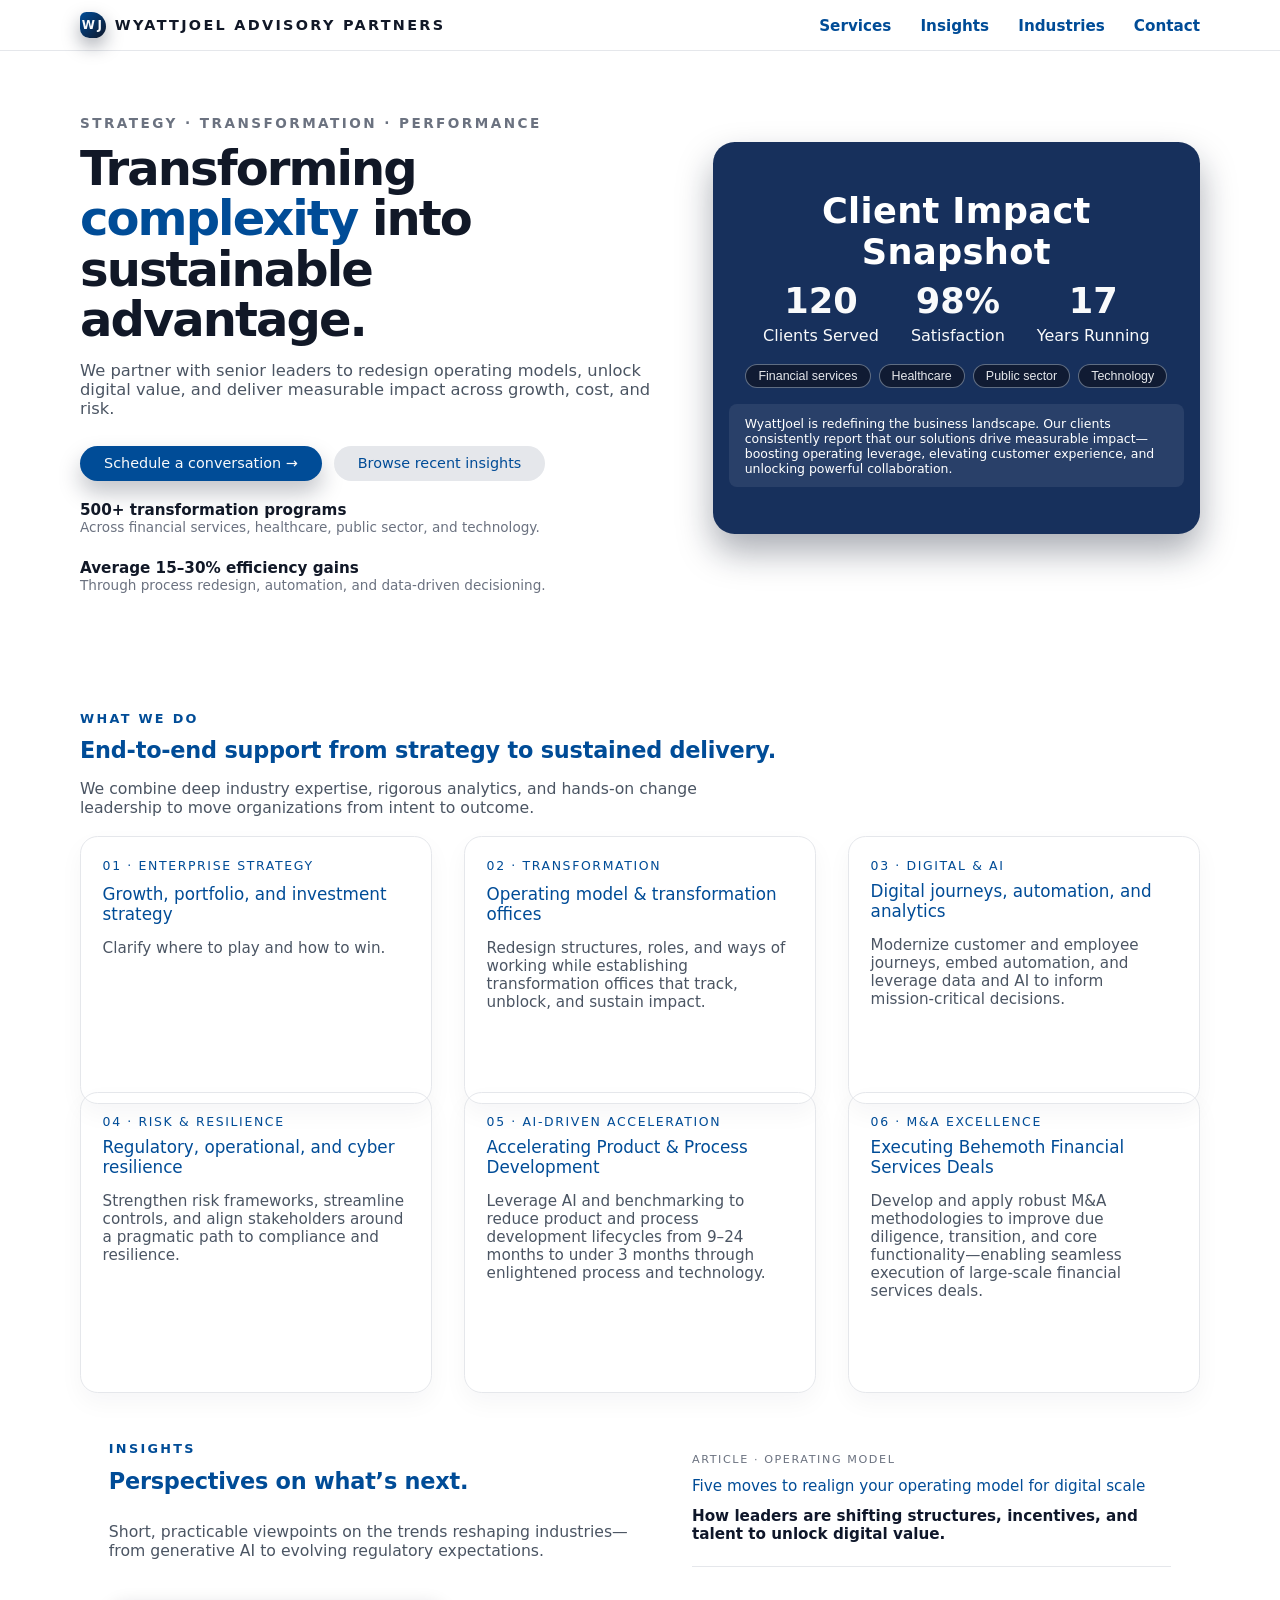
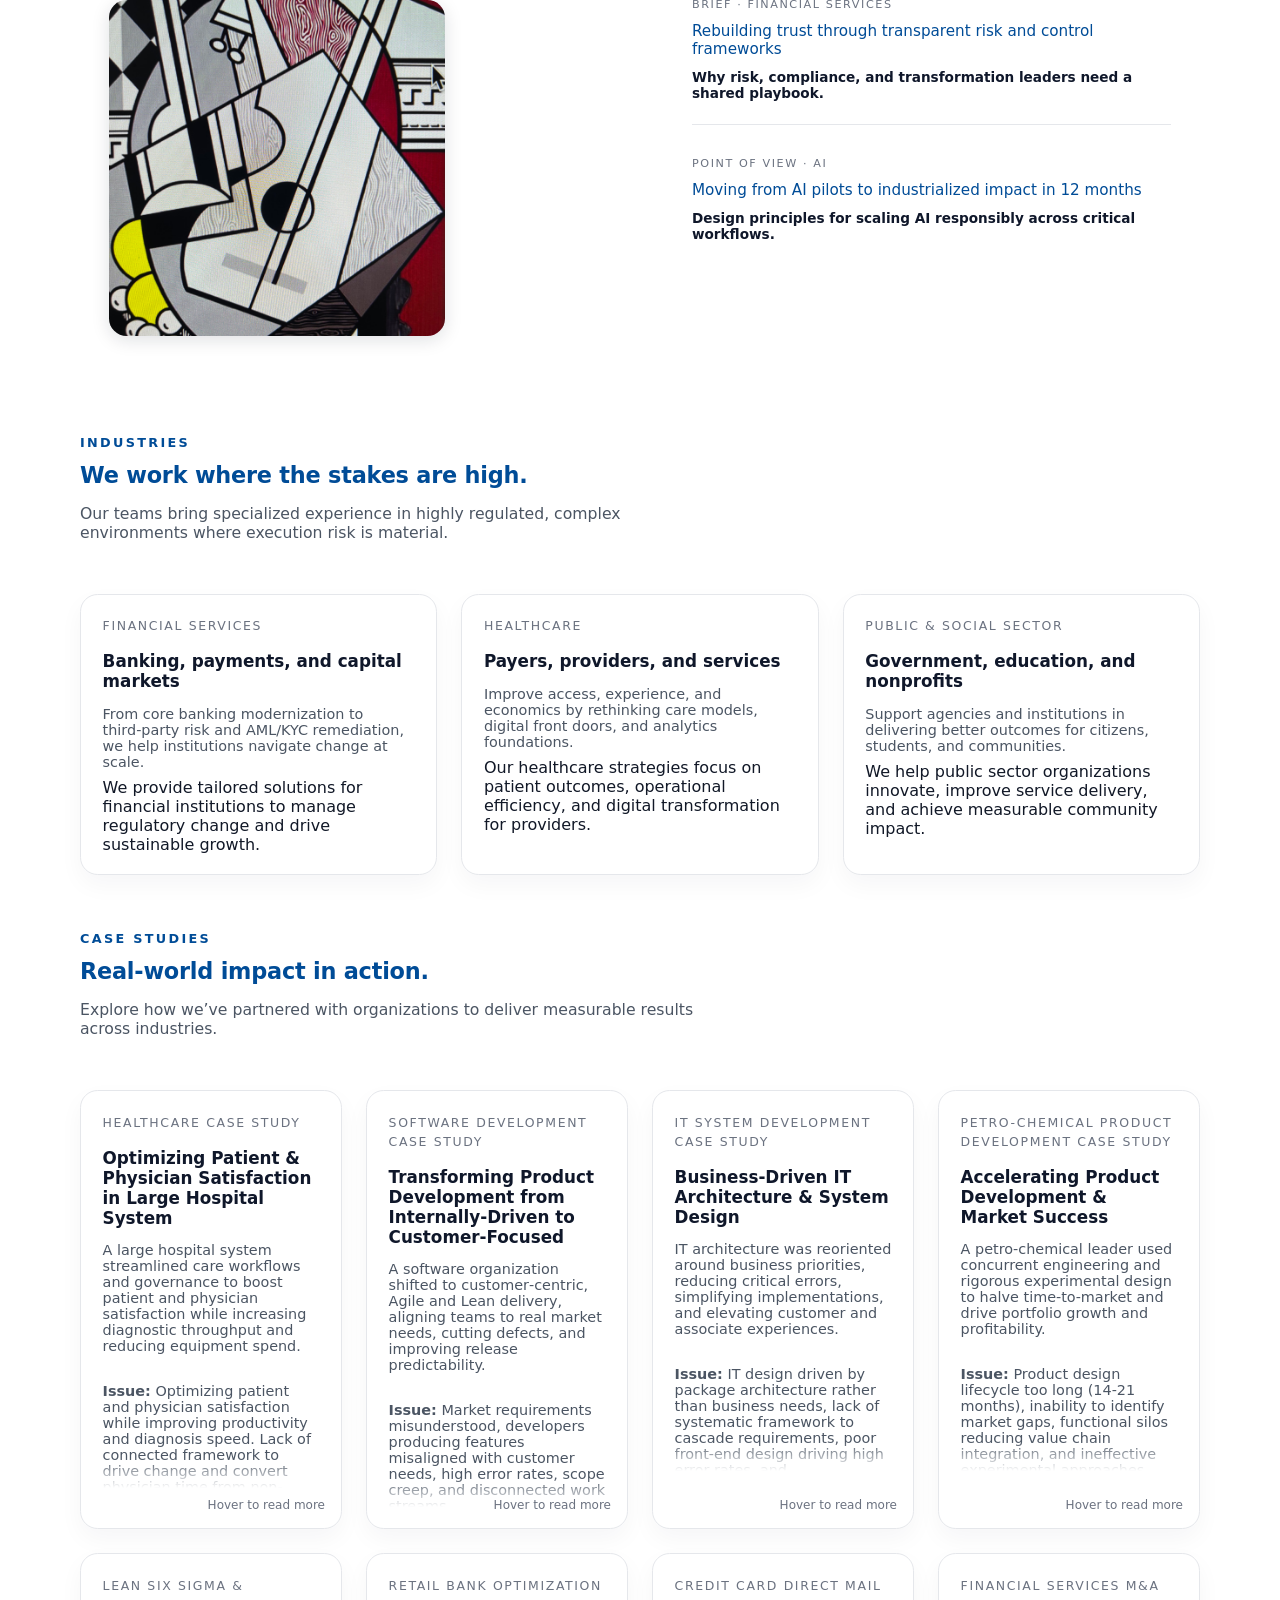
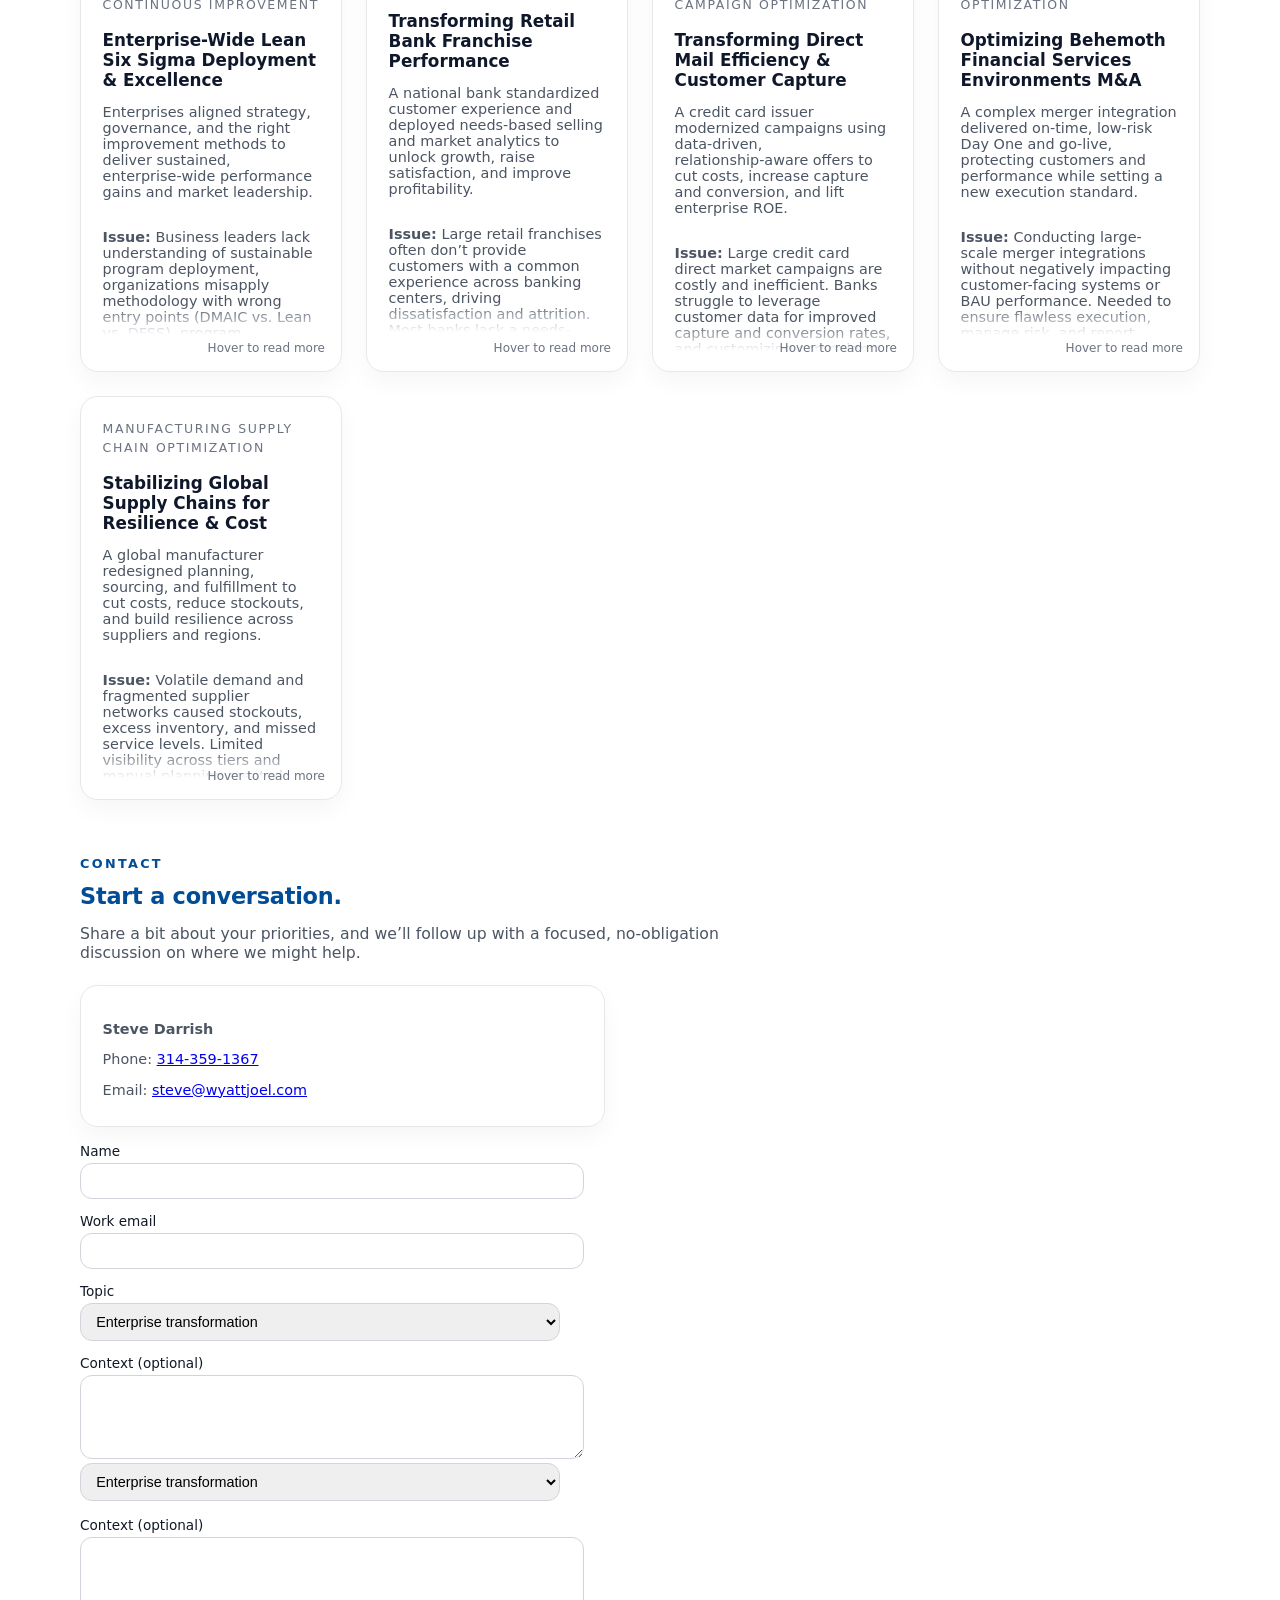
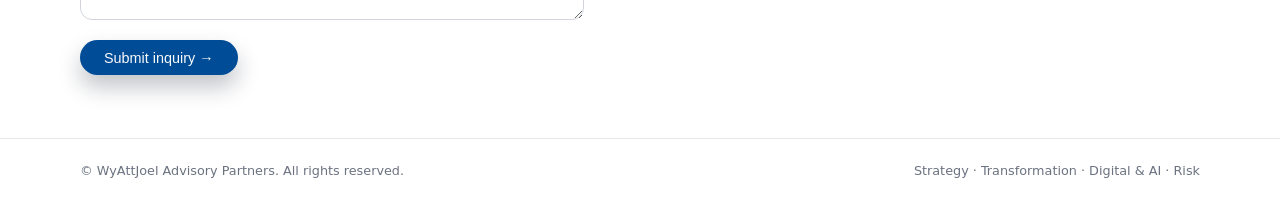
<file: docs/index.html>
<!DOCTYPE html>
<html lang="en">
 <head>
 <meta charset="UTF-8" />
  <title>WyAttJoel Advisory Partners</title>
  <meta name="viewport" content="width=device-width, initial-scale=1" />
  <style>
                                                                                          .pill-menu {
                                                                                            position: absolute;
                                                                                            left: 50%;
                                                                                            transform: translateX(-50%);
                                                                                            top: 110%;
                                                                                            min-width: 180px;
                                                                                            max-width: 220px;
                                                                                            width: auto;
                                                                                            background: #e1effa;
                                                                                            color: #17305c;
                                                                                            font-size: 0.85rem;
                                                                                            padding: 0.7rem 1rem;
                                                                                            border-radius: 0.7rem;
                                                                                            box-shadow: 0 4px 16px rgba(15,23,42,0.10);
                                                                                            z-index: 10;
                                                                                            margin-top: 0.3rem;
                                                                                            white-space: normal;
                                                                                            word-break: break-word;
                                                                                            text-align: left;
                                                                                            display: none;
                                                                                          }
                                                                                      .pill-row > div {
                                                                                        position: relative !important;
                                                                                      }
                                          @media (max-width: 800px) {
                                            .client-impact-card {
                                              padding: 0.7rem 0.4rem !important;
                                              max-width: 98vw !important;
                                              font-size: 0.95rem !important;
                                            }
                                            .client-impact-card h2 {
                                              font-size: 1.3rem !important;
                                              margin-bottom: 0.3rem !important;
                                            }
                                            .impact-stats {
                                              gap: 1rem !important;
                                            }
                                            .impact-number {
                                              font-size: 1.3rem !important;
                                            }
                                            .impact-label {
                                              font-size: 0.85rem !important;
                                            }
                                            .client-impact-card p {
                                              font-size: 0.68rem !important;
                                              padding: 0.5rem 0.7rem !important;
                                            }
                                          }
                                      @media (max-width: 800px) {
                                        .nav-inner {
                                          flex-direction: column !important;
                                          align-items: flex-start !important;
                                        }
                                        .brand {
                                          margin-bottom: 0.5rem !important;
                                        }
                                        nav:not(.mobile-nav) {
                                          display: flex !important;
                                          flex-direction: row !important;
                                          width: 100vw !important;
                                          justify-content: flex-start !important;
                                          align-items: center !important;
                                          margin-bottom: 0.5rem !important;
                                          overflow-x: auto !important;
                                          white-space: nowrap !important;
                                          font-size: 0.85rem !important;
                                          padding: 0 0.2rem !important;
                                        }
                                        nav:not(.mobile-nav) a {
                                          display: inline-block !important;
                                          white-space: nowrap !important;
                                          margin-right: 1.1rem !important;
                                          margin-bottom: 0 !important;
                                          font-size: 0.95em !important;
                                        }
                                        nav:not(.mobile-nav) a:last-child {
                                          margin-right: 0 !important;
                                        }
                                        .mobile-nav-btn, .mobile-nav {
                                          display: none !important;
                                        }
                                      }
                                  @media (max-width: 800px) {
                                    .nav-inner {
                                      flex-direction: column !important;
                                      align-items: flex-start !important;
                                    }
                                    .brand {
                                      margin-bottom: 0.5rem !important;
                                    }
                                    .mobile-nav-btn {
                                      display: flex !important;
                                      margin-top: 0.2rem !important;
                                      margin-bottom: 0.7rem !important;
                                      align-self: flex-start !important;
                                      position: relative !important;
                                      z-index: 1101 !important;
                                    }
                                    .nav-inner > nav:not(.mobile-nav) {
                                      display: none !important;
                                    }
                                    .mobile-nav {
                                      display: none !important;
                                      flex-direction: column !important;
                                      width: 100vw !important;
                                      position: absolute !important;
                                      top: 100% !important;
                                      left: 0 !important;
                                      background: #fff !important;
                                      z-index: 1100 !important;
                                      box-shadow: 0 4px 16px rgba(15,23,42,0.10) !important;
                                      padding: 1.2rem 1.5rem 1.5rem 1.5rem !important;
                                    }
                                    .mobile-nav.open {
                                      display: flex !important;
                                    }
                                    .mobile-nav a {
                                      white-space: nowrap !important;
                                      display: block !important;
                                      margin-bottom: 1rem !important;
                                      font-size: 1.1rem !important;
                                    }
                                    .mobile-nav a:last-child {
                                      margin-bottom: 0 !important;
                                    }
                                    .mobile-nav-close {
                                      align-self: flex-end !important;
                                      margin-bottom: 1rem !important;
                                      font-size: 2rem !important;
                                      background: none !important;
                                      border: none !important;
                                      color: #004c97 !important;
                                      cursor: pointer !important;
                                    }
                                  }
                              @media (max-width: 800px) {
                                .nav-inner {
                                  flex-direction: column !important;
                                  align-items: flex-start !important;
                                }
                                .brand {
                                  margin-bottom: 0.5rem;
                                }
                                .mobile-nav-btn {
                                  display: flex !important;
                                  margin-top: 0.2rem;
                                  margin-bottom: 0.7rem;
                                  align-self: flex-start;
                                }
                                nav:not(.mobile-nav) {
                                  display: none !important;
                                }
                                .mobile-nav {
                                  display: flex !important;
                                  flex-direction: column;
                                  width: 100vw;
                                  position: absolute;
                                  top: 100%;
                                  left: 0;
                                  background: #fff;
                                  z-index: 1000;
                                  box-shadow: 0 4px 16px rgba(15,23,42,0.10);
                                  padding: 1.2rem 1.5rem 1.5rem 1.5rem;
                                }
                                .mobile-nav a {
                                  white-space: nowrap;
                                  display: block;
                                  margin-bottom: 1rem;
                                  font-size: 1.1rem;
                                }
                                .mobile-nav a:last-child {
                                  margin-bottom: 0;
                                }
                                .mobile-nav-close {
                                  align-self: flex-end;
                                  margin-bottom: 1rem;
                                  font-size: 2rem;
                                  background: none;
                                  border: none;
                                  color: #004c97;
                                  cursor: pointer;
                                }
                              }
                          @media (max-width: 800px) {
                            .nav-inner {
                              flex-direction: column !important;
                              align-items: flex-start !important;
                            }
                            .brand {
                              margin-bottom: 0.5rem;
                            }
                            .mobile-nav-btn {
                              display: flex !important;
                              margin-top: 0.2rem;
                              margin-bottom: 0.7rem;
                              align-self: flex-start;
                            }
                            nav:not(.mobile-nav) {
                              width: 100%;
                              margin-bottom: 0.5rem;
                            }
                            nav:not(.mobile-nav) a {
                              white-space: nowrap;
                              display: inline-block;
                              margin-right: 1.2rem;
                              margin-bottom: 0;
                            }
                            nav:not(.mobile-nav) a:last-child {
                              margin-right: 0;
                            }
                          }
                      /* Hamburger and mobile nav styles */
                      @media (max-width: 800px) {
                        .mobile-nav-btn {
                          display: flex;
                        }
                        .mobile-nav {
                          display: none;
                        }
                        .mobile-nav.open {
                          display: flex;
                        }
                      }
                      @media (min-width: 801px) {
                        .mobile-nav-btn,
                        .mobile-nav {
                          display: none !important;
                        }
                      }
                      .mobile-nav-btn {
                        display: none;
                        background: none;
                        border: none;
                        position: absolute;
                        right: 1.5rem;
                        top: 1.2rem;
                        z-index: 20;
                        flex-direction: column;
                        justify-content: center;
                        align-items: center;
                        width: 38px;
                        height: 38px;
                        cursor: pointer;
                      }
                      .mobile-nav-btn span {
                        display: block;
                        width: 26px;
                        height: 3px;
                        margin: 4px 0;
                        background: #004c97;
                        border-radius: 2px;
                        transition: 0.2s;
                      }
                      .mobile-nav {
                        display: none;
                        position: fixed;
                        top: 0;
                        right: 0;
                        width: 80vw;
                        max-width: 320px;
                        height: 100vh;
                        background: #fff;
                        box-shadow: -2px 0 18px rgba(15,23,42,0.13);
                        z-index: 100;
                        padding: 2.5rem 1.5rem 1.5rem 2rem;
                        flex-direction: column;
                        gap: 1.5rem;
                        animation: slideInNav 0.22s cubic-bezier(.4,0,.2,1);
                      }
                      .mobile-nav a {
                        color: #004c97;
                        font-size: 1.15rem;
                        font-weight: 600;
                        text-decoration: none;
                        margin-bottom: 1.2rem;
                        display: block;
                      }
                      .mobile-nav-close {
                        position: absolute;
                        top: 1.1rem;
                        right: 1.2rem;
                        background: none;
                        border: none;
                        font-size: 2rem;
                        color: #004c97;
                        cursor: pointer;
                      }
                      @keyframes slideInNav {
                        from { right: -100vw; opacity: 0; }
                        to { right: 0; opacity: 1; }
                      }
                  /* Desktop: Set Pers.jpg to 3.5in x 3.5in in INSIGHTS */
                  @media (min-width: 601px) {
                    .insights-pers-img {
                      width: 3.5in !important;
                      height: 3.5in !important;
                      max-width: 100%;
                      max-height: 100%;
                      border-radius: 1.1rem;
                      object-fit: cover;
                      box-shadow: 0 4px 18px rgba(15,23,42,0.13);
                      display: block;
                      margin-top: 1.1rem;
                      margin-bottom: 0.7rem;
                    }
                  }
              /* Mobile improvements for Client Impact Snapshot */
              @media (max-width: 600px) {
                .client-impact-card {
                  max-width: 380px !important;
                  min-width: 260px !important;
                  width: 90vw !important;
                  margin-left: auto !important;
                  margin-right: auto !important;
                  padding: 0.8rem 0.5rem !important;
                  box-sizing: border-box !important;
                  border-radius: 1.35rem !important;
                }
                .client-impact-card h2 {
                  font-size: 1.3rem !important;
                  padding: 0 0.2rem !important;
                }
                .impact-stats {
                  flex-direction: row !important;
                  gap: 1rem !important;
                  justify-content: center !important;
                  align-items: flex-start !important;
                }
                .pill-row {
                  flex-wrap: nowrap !important;
                  gap: 0.18rem !important;
                  justify-content: center !important;
                  overflow-x: auto !important;
                }
                .pill {
                  min-width: 60px !important;
                  max-width: 90px !important;
                  font-size: 0.62rem !important;
                  padding: 0.11rem 0.32rem !important;
                }
                .client-impact-card p,
                .client-impact-card .impact-label,
                .client-impact-card .impact-number {
                  font-size: 0.95rem !important;
                }
                .client-impact-card p:last-child {
                  font-size: 0.68rem !important;
                  line-height: 1.2 !important;
                  margin-top: 0.5rem !important;
                }
              }
          /* WHAT WE DO hover popup: match INSIGHTS style exactly */
          .whatwedo-hover-popup {
            display: none;
            position: absolute;
            left: 0;
            top: 100%;
            width: 100%;
            background: transparent;
            color: #17305c;
            font-size: 0.85rem;
            font-family: 'Inter', 'Segoe UI', Arial, sans-serif;
            font-weight: 400;
            padding: 0.7rem 1rem;
            border-radius: 0.7rem;
            box-shadow: 0 4px 16px rgba(15,23,42,0.10);
            z-index: 2;
            margin-top: 0.3rem;
            white-space: normal;
            word-break: break-word;
            text-align: left;
            text-transform: none !important;
            /* Remove all-caps, force sentence case */
            letter-spacing: normal !important;
          }
          .hover-col:hover .whatwedo-hover-popup,
          .hover-col:focus-within .whatwedo-hover-popup {
            display: block;
          }
      </footer>
          margin-top: 0.2rem;
        }
        .impact-actions {
          display: flex;
          gap: 1rem;
          margin-bottom: 1.1rem;
        }
        .impact-btn {
          background: #17305c;
          color: #f9fafb;
          border: none;
          border-radius: 0.7rem;
          padding: 0.6rem 1.2rem;
          font-size: 1rem;
          font-weight: 500;
          cursor: pointer;
          transition: background 0.15s;
          white-space: nowrap;
        }
        .impact-btn:hover, .impact-btn:focus {
          background: #25447a;
        }
        .client-impact-card p {
          font-size: 1rem;
          margin: 0.5rem 0 0 0;
          color: #e0eaff;
        }
    body {
      margin: 0;
      font-family: system-ui, -apple-system, BlinkMacSystemFont, "Segoe UI", sans-serif;
      background: transparent;
      color: #111827;
      -webkit-font-smoothing: antialiased;
    }
    /* Removed animated gradient background */
    header {
      position: sticky;
      top: 0;
      background: rgba(255,255,255,0.96);
      backdrop-filter: blur(12px);
      border-bottom: 1px solid #e5e7eb;
      z-index: 10;
    }
    .nav-inner {
      max-width: 1120px;
      margin: 0 auto;
      padding: 0.75rem 1.5rem;
      display: flex;
      justify-content: space-between;
      align-items: center;
      gap: 1rem;
    }






















    
    .brand {
      display: flex;
      align-items: center;
      gap: 0.55rem;
      font-size: 0.9rem;
      font-weight: 600;
      letter-spacing: .16em;
      text-transform: uppercase;
    }
    .brand-mark {
      width: 26px;
      height: 26px;
      border-radius: 30% 70% 55% 45%;
      background: linear-gradient(135deg, #004c97, #0f172a);
      display: flex;
      justify-content: center;
      align-items: center;
      color: #f9fafb;
      font-size: 0.75rem;
      font-weight: 700;
      box-shadow: 0 8px 18px rgba(15,23,42,0.35);
    }
    nav a {
      margin-left: 1.5rem;
      font-size: 0.95rem;
      color: #6b7280;
      text-decoration: none;
      position: relative;
      padding-bottom: 0.15rem;
    }
    nav a::after {
      content: "";
      position: absolute;
      left: 0; right: 0; bottom: 0;
      height: 2px;
      border-radius: 999px;
      background: #004c97;
      transform: scaleX(0);
      transform-origin: center;
      transition: transform 0.18s ease-out;
    }
    nav a:hover::after {
      transform: scaleX(1);
    }
    .shell {
      max-width: 1120px;
      margin: 0 auto;
      padding: 2.5rem 1.5rem 0.9rem;
    }
    .hero {
      display: grid;
      grid-template-columns: minmax(0, 3fr) minmax(260px, 2.5fr);
      gap: 3rem;
      align-items: center;
      margin-top: 1.5rem;
      margin-bottom: 0.06rem;
    }
    .eyebrow {
      font-size: 0.85rem;
      text-transform: uppercase;
      letter-spacing: .18em;
      color: #6b7280;
      margin-bottom: 0.75rem;
      font-weight: 600;
    }
    h1 {
      font-size: clamp(2.3rem, 4vw, 3rem);
      line-height: 1.05;
      letter-spacing: -0.04em;
      margin: 0 0 1rem;
    }
    h1 span {
      color: #004c97;
    }
    .hero p {
      color: #4b5563;
      font-size: 1.02rem;
      max-width: 36rem;
      margin-bottom: 1.75rem;
    }
    .btn-row {
      display: flex;
      flex-wrap: wrap;
      gap: 0.75rem;
      margin-bottom: 1.25rem;
    }
    .btn {
      border-radius: 999px;
      border: none;
      padding: 0.6rem 1.5rem;
      font-size: 0.9rem;
      font-weight: 500;
      cursor: pointer;
      display: inline-flex;
      align-items: center;
      gap: 0.35rem;
      transition: transform 0.12s ease-out, box-shadow 0.12s ease-out, background 0.12s ease-out;
      text-decoration: none;
    }
    .btn-primary {
      background: #004c97;
      color: #f9fafb;
      box-shadow: 0 12px 22px rgba(15,23,42,0.25);
    }
    .btn-primary:hover {
      transform: translateY(-1px);
      box-shadow: 0 18px 30px rgba(15,23,42,0.3);
      background: #00376f;
    }
    .btn-outline {
      background: transparent;
      border: 1px solid #cbd5e1;
      color: #111827;
    }
    .btn-outline:hover {
      background: #e5f0ff;
      border-color: #93c5fd;
      transform: translateY(-1px);
    }
    .hero-meta {
      display: flex;
      flex-wrap: wrap;
      gap: 1.5rem;
      font-size: 0.85rem;
      color: #6b7280;
    }
    .hero-meta strong {
      display: block;
      color: #111827;
      font-size: 0.95rem;
    }
    .hero-card {
      background: radial-gradient(circle at top, #e1effa 0, transparent 55%), #020617;
      color: #e5e7eb;
      border-radius: 1.35rem;
      padding: 1.75rem 1.6rem;
      box-shadow: 0 18px 35px rgba(15,23,42,0.35);
    }
    .hero-card h2 {
      font-size: 1.1rem;
      margin-bottom: 0.5rem;
      letter-spacing: .16em;
      text-transform: uppercase;
      color: #0f172a;
    }
    .hero-card-main {
      margin-bottom: 1rem;
    }
    .hero-card-main strong {
      font-size: 1.9rem;
      display: block;
      letter-spacing: -0.03em;
    }
    .hero-card-main span {
      font-size: 0.9rem;
      color: #9ca3af;
    }
    .pill-row {
      display: flex;
      flex-wrap: wrap;
      gap: 0.55rem;
      margin: 0.75rem 0 1.25rem;
    }
    .pill {
      border-radius: 999px;
      border: 1px solid rgba(148,163,184,0.6);
      padding: 0.25rem 0.75rem;
      font-size: 0.78rem;
      color: #e5e7eb;
      background: rgba(15,23,42,0.8);
    }
    .card-grid {
      display: grid;
      grid-template-columns: repeat(auto-fit, minmax(230px, 1fr));
      gap: 1.5rem;
      margin-top: 3.25rem;
    }
    .section-label {
      font-size: 0.8rem;
      letter-spacing: .18em;
      text-transform: uppercase;
      color: #6b7280;
      margin-bottom: 0.75rem;
      font-weight: 600;
    }
    .section-title {
      font-size: 1.4rem;
      margin-bottom: 0.75rem;
      letter-spacing: -0.01em;
      color: #004c97;
      font-weight: bold;
    }
    .section-lead {
      font-size: 0.98rem;
      color: #4b5563;
      max-width: 40rem;
      margin-bottom: 1.4rem;
    }
    .card {
      border-radius: 1.1rem;
      border: 1px solid #e5e7eb;
      padding: 1.3rem 1.35rem;
      background: transparent;
      box-shadow: 0 10px 24px rgba(15,23,42,0.04);
    }
    .card.case-study {
      position: relative;
      overflow: hidden;
      cursor: default;
    }
    .card.case-study .case-body {
      max-height: 7.5rem;
      overflow: hidden;
      transition: max-height 0.2s ease;
      -webkit-mask-image: linear-gradient(to bottom, black 75%, transparent 100%);
      mask-image: linear-gradient(to bottom, black 75%, transparent 100%);
    }
    .card.case-study:hover .case-body,
    .card.case-study:focus-within .case-body {
      max-height: none;
      -webkit-mask-image: none;
      mask-image: none;
    }
    .card.case-study .hover-indicator {
      position: absolute;
      right: 1rem;
      bottom: 1rem;
      font-size: 0.75rem;
      color: #6b7280;
    }
    .card h3 {
      font-size: 1.05rem;
      margin-bottom: 0.4rem;
      color: #0f172a;
    }
    .card p {
      font-size: 0.9rem;
      color: #4b5563;
      margin-bottom: 0.5rem;
    }
    .card span {
      font-size: 0.78rem;
      text-transform: uppercase;
      letter-spacing: .13em;
      color: #6b7280;
    }
    .insights {
      margin-top: 3.75rem;
      border-radius: 1.35rem;
      background: transparent;
      padding: 2rem 1.8rem;
    }
    .insights-grid {
      display: grid;
      grid-template-columns: minmax(0, 2.3fr) minmax(0, 2fr);
      gap: 2rem;
      align-items: flex-start;
    }
    .insight-item {
      padding: 0.75rem 0;
      border-bottom: 1px solid #e5e7eb;
      position: relative;
    }
    .insight-hover-desc {
      display: none;
      position: absolute;
      left: 0;
      top: 100%;
      width: 100%;
      background: #e1effa;
      color: #17305c;
      font-size: 0.85rem;
      padding: 0.7rem 1rem;
      border-radius: 0.7rem;
      box-shadow: 0 4px 16px rgba(15,23,42,0.10);
      z-index: 2;
      margin-top: 0.3rem;
      white-space: normal;
      word-break: break-word;
      text-align: left;
    }
    .insight-item:hover .insight-hover-desc,
    .insight-item:focus-within .insight-hover-desc {
      display: block;
    }
          .whatwedo-hover-popup {
            display: none !important;
            position: absolute !important;
            left: 0 !important;
            top: 100% !important;
            width: 100% !important;
            background: #e1effa !important;
            color: #17305c !important;
            font-size: 0.85rem !important;
            padding: 0.7rem 1rem !important;
            border-radius: 0.7rem !important;
            box-shadow: 0 4px 16px rgba(15,23,42,0.10) !important;
            z-index: 2 !important;
            margin-top: 0.3rem !important;
            white-space: normal !important;
            word-break: break-word !important;
            text-align: left !important;
            text-transform: none !important;
        }
        .hover-col:hover .whatwedo-hover-popup,
        .hover-col:focus-within .whatwedo-hover-popup {
            display: block !important;
        }
      text-align: left;
    }
    .industry-card:hover .industry-hover-desc,
    .industry-card:focus-within .industry-hover-desc {
      display: block;
    }
    .insight-item:last-child {
      border-bottom: none;
    }
    .insight-tag {
      font-size: 0.7rem;
      text-transform: uppercase;
      letter-spacing: .14em;
      color: #6b7280;
      margin-bottom: 0.2rem;
    }
    .insight-item h4 {
      font-size: 0.95rem;
      margin: 0 0 0.15rem;
      color: #0f172a;
    }
    .insight-item p {
      font-size: 0.85rem;
      color: #6b7280;
      margin: 0;
    }
    footer {
      border-top: 1px solid #e5e7eb;
      padding: 1.5rem 1.5rem 2rem;
      font-size: 0.8rem;
      color: #6b7280;
      margin-top: 3rem;
    }
    footer .footer-inner {
      max-width: 1120px;
      margin: 0 auto;
      display: flex;
      flex-wrap: wrap;
      justify-content: space-between;
      gap: 1rem;
      align-items: center;
    }
    @media (max-width: 800px) {
      .hero {
        grid-template-columns: minmax(0, 1fr);
      }
    }
  </style>
</head>
<body>
<header>
  <div class="nav-inner" style="position:relative;">
    <div class="brand">
      <div class="brand-mark">WJ</div>
      WyattJoel Advisory Partners
    </div>
    <nav class="main-nav">
      <a href="#services" style="color:#004c97; font-weight:bold;">Services</a>
      <a href="#insights" style="color:#004c97; font-weight:bold;">Insights</a>
      <a href="#industries" style="color:#004c97; font-weight:bold;">Industries</a>
      <a href="#contact" style="color:#004c97; font-weight:bold;">Contact</a>
    </nav>
  </div>
</header>

<main class="shell">
  <section class="hero">
    <div>
      <div class="eyebrow">Strategy · Transformation · Performance</div>
      <h1>Transforming <span>complexity</span> into sustainable advantage.</h1>
      <p>
        We partner with senior leaders to redesign operating models, unlock digital value,
        and deliver measurable impact across growth, cost, and risk.
      </p>
      <div class="btn-row">
        <a href="#contact" class="btn btn-primary" style="background:#004c97; color:#f9fafb; border:none;">Schedule a conversation →</a>
        <a href="#insights" class="btn btn-outline" style="background:#e5e7eb; color:#004c97; border:none;">Browse recent insights</a>
      </div>
      <div class="hero-meta">
        <div>
          <strong>500+ transformation programs</strong>
          Across financial services, healthcare, public sector, and technology.
        </div>
        <div>
          <strong>Average 15–30% efficiency gains</strong>
          Through process redesign, automation, and data-driven decisioning.
        </div>
      </div>
    </div>
    <div class="client-impact-card" style="background: #17305c; color: #f9fafb; border-radius: 1.35rem; padding: 1.2rem 1rem; box-shadow: 0 18px 35px rgba(15,23,42,0.35); margin-bottom:2rem; text-align:center; max-width:540px; margin-left:auto; margin-right:auto; opacity:1;">
      <h2 style="text-align:center; font-size:2.2rem; margin-bottom:0.5rem; color:#e5e7eb; font-weight:700; background:transparent; letter-spacing:0.01em; filter:brightness(2.2);">Client Impact Snapshot</h2>
      <div class="impact-stats" style="display:flex; justify-content:center; gap:2rem; margin-bottom:1.2rem; text-align:center;">
        <div>
          <span class="impact-number" style="font-size:2.2rem; font-weight:700; display:block;">120</span>
          <span class="impact-label" style="display:block; font-size:1rem; margin-top:0.3rem;">Clients Served</span>
        </div>
        <div>
          <span class="impact-number" style="font-size:2.2rem; font-weight:700; display:block;">98%</span>
          <span class="impact-label" style="display:block; font-size:1rem; margin-top:0.3rem;">Satisfaction</span>
        </div>
        <div>
          <span class="impact-number" style="font-size:2.2rem; font-weight:700; display:block;">17</span>
          <span class="impact-label" style="display:block; font-size:1rem; margin-top:0.3rem;">Years Running</span>
        </div>
      </div>
        <div class="pill-row" style="display:flex; gap:0.5rem; justify-content:center; align-items:flex-start; flex-wrap:nowrap; margin-bottom:0.7rem; position:relative;">
          <div style="display:flex; flex-direction:column; align-items:center; position:relative;">
            <button class="pill" aria-haspopup="true" aria-expanded="false" aria-controls="pill-menu-1" tabindex="0" type="button">Financial services</button>
            <span class="pill-menu" id="pill-menu-1" role="menu" aria-label="Financial services details" style="display:none; position:absolute; left:50%; transform:translateX(-50%); top:110%; min-width:180px; max-width:220px; width:auto; background:#e1effa; color:#17305c; font-size:0.85rem; padding:0.7rem 1rem; border-radius:0.7rem; box-shadow:0 4px 16px rgba(15,23,42,0.10); z-index:10; margin-top:0.3rem; white-space:normal; word-break:break-word; text-align:left;">We help banks, insurers, and asset managers modernize operations, manage risk, and drive growth through digital transformation and regulatory expertise.</span>
          </div>
          <div style="display:flex; flex-direction:column; align-items:center; position:relative;">
            <button class="pill" aria-haspopup="true" aria-expanded="false" aria-controls="pill-menu-2" tabindex="0" type="button">Healthcare</button>
            <span class="pill-menu" id="pill-menu-2" role="menu" aria-label="Healthcare details" style="display:none; position:absolute; left:50%; transform:translateX(-50%); top:110%; min-width:180px; max-width:220px; width:auto; background:#e1effa; color:#17305c; font-size:0.85rem; padding:0.7rem 1rem; border-radius:0.7rem; box-shadow:0 4px 16px rgba(15,23,42,0.10); z-index:10; margin-top:0.3rem; white-space:normal; word-break:break-word; text-align:left;">Our healthcare work improves patient outcomes, streamlines care delivery, and enables providers to leverage data and technology for better results.</span>
          </div>
          <div style="display:flex; flex-direction:column; align-items:center; position:relative;">
            <button class="pill" aria-haspopup="true" aria-expanded="false" aria-controls="pill-menu-3" tabindex="0" type="button">Public sector</button>
            <span class="pill-menu" id="pill-menu-3" role="menu" aria-label="Public sector details" style="display:none; position:absolute; left:50%; transform:translateX(-50%); top:110%; min-width:180px; max-width:220px; width:auto; background:#e1effa; color:#17305c; font-size:0.85rem; padding:0.7rem 1rem; border-radius:0.7rem; box-shadow:0 4px 16px rgba(15,23,42,0.10); z-index:10; margin-top:0.3rem; white-space:normal; word-break:break-word; text-align:left;">We support government, education, and nonprofits in delivering better outcomes for citizens, students, and communities through innovation and efficiency.</span>
          </div>
          <div style="display:flex; flex-direction:column; align-items:center; position:relative;">
            <button class="pill" aria-haspopup="true" aria-expanded="false" aria-controls="pill-menu-4" tabindex="0" type="button">Technology</button>
            <span class="pill-menu" id="pill-menu-4" role="menu" aria-label="Technology details" style="display:none; position:absolute; left:50%; transform:translateX(-50%); top:110%; min-width:180px; max-width:220px; width:auto; background:#e1effa; color:#17305c; font-size:0.85rem; padding:0.7rem 1rem; border-radius:0.7rem; box-shadow:0 4px 16px rgba(15,23,42,0.10); z-index:10; margin-top:0.3rem; white-space:normal; word-break:break-word; text-align:left;">Our technology practice helps organizations harness automation, analytics, and AI to unlock new value, improve performance, and stay ahead of change.</span>
          </div>
        </div>
      <p style="font-size:0.78rem; margin-top:1rem; color:#fff; background:rgba(255,255,255,0.08); border-radius:0.5rem; padding:0.7rem 1rem; text-align:left; font-weight:400;">
        <span>WyattJoel is redefining the business landscape. Our clients consistently report that our solutions drive measurable impact—boosting operating leverage, elevating customer experience, and unlocking powerful collaboration.</span>
      </p>
</div>
      </p>
    </aside>
  </section>

  <section id="services" style="margin-top:1.6rem;">
    <div class="section-label" style="margin-bottom:0.7rem; color:#004c97; font-weight:bold;">WHAT WE DO</div>
    <div class="section-title" style="margin-bottom:0.7rem;">End‑to‑end support from strategy to sustained delivery.</div>
    <p class="section-lead" style="margin-bottom:1.2rem;">
      We combine deep industry expertise, rigorous analytics, and hands‑on change leadership
      to move organizations from intent to outcome.
    </p>
    <div style="display:flex; flex-wrap:wrap; gap:2rem; margin-bottom:2.2rem;">
      <div style="flex:1; min-width:280px; max-width:400px;">
        <article class="card" style="height:100%; margin-bottom:1.2rem;">
          <span style="margin-bottom:0.7rem; display:block; color:#004c97; font-weight:normal;">01 · <span style="color:#004c97; font-weight:normal;">Enterprise strategy</span></span>
          <h3 style="margin-top:0; margin-bottom:0.7rem; color:#004c97; font-weight:normal;">Growth, portfolio, and investment strategy</h3>
          <div class="hover-col" style="position:relative; cursor:pointer; max-width:320px; margin:0 auto; margin-bottom:0.5rem; text-align:left;">
            <span class="whatwedo-hover-popup">Align leadership on direction, and build executable roadmaps anchored in tangible value.</span>
            <p style="margin-bottom:0; font-size:0.95rem; max-width:320px; white-space:normal; overflow-wrap:break-word; text-align:left;">Clarify where to play and how to win.</p>
            <script>document.currentScript.parentElement.onmouseover=function(){this.querySelector('.insight-hover-desc').style.display='block'};document.currentScript.parentElement.onmouseout=function(){this.querySelector('.insight-hover-desc').style.display='none'};</script>
          </div>
        </article>
      </div>
      <div style="flex:1; min-width:280px; max-width:400px;">
        <article class="card" style="height:100%; margin-bottom:1.2rem;">
          <span style="margin-bottom:0.7rem; display:block; color:#004c97; font-weight:normal;">02 · <span style="color:#004c97; font-weight:normal;">Transformation</span></span>
          <h3 style="margin-top:0; margin-bottom:0.7rem; color:#004c97; font-weight:normal;">Operating model & transformation offices</h3>
          <div class="hover-col" style="position:relative; cursor:pointer; max-width:320px; margin:0 auto; margin-bottom:0.5rem; text-align:left;">
            <span class="whatwedo-hover-popup">Transformation offices help sustain impact and unblock progress.</span>
            <p style="font-size:0.95rem; max-width:320px; white-space:normal; overflow-wrap:break-word; margin-bottom:0.5rem; text-align:left;">Redesign structures, roles, and ways of working while establishing transformation offices that track, unblock, and sustain impact.</p>
            <script>document.currentScript.parentElement.onmouseover=function(){this.querySelector('.insight-hover-desc').style.display='block'};document.currentScript.parentElement.onmouseout=function(){this.querySelector('.insight-hover-desc').style.display='none'};</script>
          </div>
        </article>
      </div>
      <div style="flex:1; min-width:280px; max-width:400px;">
        <article class="card" style="height:100%; margin-bottom:1.2rem;">
          <span style="margin-bottom:0.5rem; display:block; color:#004c97; font-weight:normal;">03 · <span style="color:#004c97; font-weight:normal;">Digital & AI</span></span>
          <h3 style="margin-top:0; margin-bottom:0.5rem; color:#004c97; font-weight:normal;">Digital journeys, automation, and analytics</h3>
          <div class="hover-col" style="position:relative; cursor:pointer; max-width:320px; margin:0 auto; margin-bottom:0.5rem; text-align:left;">
            <span class="whatwedo-hover-popup">Digital transformation enables better decisions and improved performance.</span>
            <p style="font-size:0.95rem; max-width:320px; white-space:normal; overflow-wrap:break-word; margin-bottom:0.5rem; text-align:left;">Modernize customer and employee journeys, embed automation, and leverage data and AI to inform mission‑critical decisions.</p>
            <script>document.currentScript.parentElement.onmouseover=function(){this.querySelector('.insight-hover-desc').style.display='block'};document.currentScript.parentElement.onmouseout=function(){this.querySelector('.insight-hover-desc').style.display='none'};</script>
          </div>
        </article>
      </div>
      <div style="flex:1; min-width:280px; max-width:400px;">
        <article class="card" style="height:100%; margin-bottom:1.2rem;">
          <span style="margin-bottom:0.5rem; display:block; color:#004c97; font-weight:normal;">04 · <span style="color:#004c97; font-weight:normal;">Risk & resilience</span></span>
          <h3 style="margin-top:0; margin-bottom:0.5rem; color:#004c97; font-weight:normal;">Regulatory, operational, and cyber resilience</h3>
          <div class="hover-col" style="position:relative; cursor:pointer; max-width:320px; margin:0 auto; margin-bottom:0.5rem; text-align:left;">
            <span class="whatwedo-hover-popup">Resilience is built through strong frameworks and stakeholder alignment.</span>
            <p style="font-size:0.95rem; max-width:320px; white-space:normal; overflow-wrap:break-word; margin-bottom:0.5rem; text-align:left;">Strengthen risk frameworks, streamline controls, and align stakeholders around a pragmatic path to compliance and resilience.</p>
            <script>document.currentScript.parentElement.onmouseover=function(){this.querySelector('.insight-hover-desc').style.display='block'};document.currentScript.parentElement.onmouseout=function(){this.querySelector('.insight-hover-desc').style.display='none'};</script>
          </div>
        </article>
      </div>
      <div style="flex:1; min-width:280px; max-width:400px;">
        <article class="card" style="height:100%; margin-bottom:1.2rem;">
          <span style="margin-bottom:0.5rem; display:block; color:#004c97; font-weight:normal;">05 · <span style="color:#004c97; font-weight:normal;">AI-Driven Acceleration</span></span>
          <h3 style="margin-top:0; margin-bottom:0.5rem; color:#004c97; font-weight:normal;">Accelerating Product & Process Development</h3>
          <div class="hover-col" style="position:relative; cursor:pointer; max-width:320px; margin:0 auto; margin-bottom:0.5rem; text-align:left;">
            <span class="whatwedo-hover-popup">AI-powered benchmarking and process redesign enable organizations to dramatically accelerate innovation cycles, cut time-to-market, and achieve breakthrough results in both product and process development.</span>
            <p style="font-size:0.95rem; max-width:320px; white-space:normal; overflow-wrap:break-word; margin-bottom:0.5rem; text-align:left;">Leverage AI and benchmarking to reduce product and process development lifecycles from 9–24 months to under 3 months through enlightened process and technology.</p>
            <script>document.currentScript.parentElement.onmouseover=function(){this.querySelector('.insight-hover-desc').style.display='block'};document.currentScript.parentElement.onmouseout=function(){this.querySelector('.insight-hover-desc').style.display='none'};</script>
          </div>
        </article>
      </div>
      <div style="flex:1; min-width:280px; max-width:400px;">
        <article class="card" style="height:100%; margin-bottom:1.2rem;">
          <span style="margin-bottom:0.5rem; display:block; color:#004c97; font-weight:normal;">06 · <span style="color:#004c97; font-weight:normal;">M&A Excellence</span></span>
          <h3 style="margin-top:0; margin-bottom:0.5rem; color:#004c97; font-weight:normal;">Executing Behemoth Financial Services Deals</h3>
          <div class="hover-col" style="position:relative; cursor:pointer; max-width:320px; margin:0 auto; margin-bottom:0.5rem; text-align:left;">
            <span class="whatwedo-hover-popup">Our proven M&amp;A approach streamlines due diligence, accelerates transition, and ensures core operational continuity—empowering financial institutions to execute and integrate behemoth deals with confidence and speed.</span>
            <p style="font-size:0.95rem; max-width:320px; white-space:normal; overflow-wrap:break-word; margin-bottom:0.5rem; text-align:left;">Develop and apply robust M&A methodologies to improve due diligence, transition, and core functionality—enabling seamless execution of large-scale financial services deals.</p>
            <script>document.currentScript.parentElement.onmouseover=function(){this.querySelector('.insight-hover-desc').style.display='block'};document.currentScript.parentElement.onmouseout=function(){this.querySelector('.insight-hover-desc').style.display='none'};</script>
          </div>
        </article>
      </div>
    </div>
  </section>

  <section id="insights" class="insights" style="position:relative; overflow:hidden;">
      <div class="insights-grid" style="position:relative; z-index:1;">
        <div style="display:flex; flex-direction:column; align-items:flex-start;">
          <div class="section-label" style="color:#004c97; font-weight:bold;">INSIGHTS</div>
          <div class="section-title">Perspectives on what’s next.</div>
          <p class="section-lead">
            Short, practicable viewpoints on the trends reshaping industries—from generative AI
            to evolving regulatory expectations.
          </p>
          <img src="Pers.jpg" alt="WyattJoel Partner" class="insights-pers-img" style="width:141px; max-width:100%; height:auto; border-radius:1.1rem; margin-top:1.1rem; margin-bottom:0.7rem; box-shadow:0 4px 18px rgba(15,23,42,0.13); display:block;" />
        </div>
        <div>
          <div id="insights-list"></div>
          <div id="insights-fallback">
            <div class="insight-item" style="margin-bottom:1.2rem;">
              <div class="insight-tag" style="margin-bottom:0.7rem;">Article · Operating model</div>
              <h4 style="margin-top:0; margin-bottom:0.7rem; color:#004c97; font-weight:normal;">Five moves to realign your operating model for digital scale</h4>
              <p style="margin-bottom:0.7rem; font-size:0.95rem; color:#0f172a; font-weight:bold;">How leaders are shifting structures, incentives, and talent to unlock digital value.</p>
              <div class="insight-hover-desc" style="margin-top:0.7rem; font-size:0.95rem; color:#0f172a; font-weight:normal;">Discover actionable steps to help your organization adapt to digital transformation and stay ahead of industry changes.</div>
            </div>
            <div class="insight-item" style="margin-bottom:1.2rem;">
              <div class="insight-tag" style="margin-bottom:0.7rem;">Brief · Financial services</div>
              <h4 style="margin-top:0; margin-bottom:0.7rem; color:#004c97; font-weight:normal;">Rebuilding trust through transparent risk and control frameworks</h4>
              <p style="margin-bottom:0.7rem; color:#0f172a; font-weight:bold;">Why risk, compliance, and transformation leaders need a shared playbook.</p>
              <div class="insight-hover-desc" style="color:#0f172a; font-weight:normal;">Learn how transparency and collaboration can strengthen your risk management and foster long-term client trust.</div>
            </div>
            <div class="insight-item" style="margin-bottom:1.2rem;">
              <div class="insight-tag" style="margin-bottom:0.7rem;">Point of view · AI</div>
              <h4 style="margin-top:0; margin-bottom:0.7rem; color:#004c97; font-weight:normal;">Moving from AI pilots to industrialized impact in 12 months</h4>
              <p style="margin-bottom:0.7rem; color:#0f172a; font-weight:bold;">Design principles for scaling AI responsibly across critical workflows.</p>
              <div class="insight-hover-desc" style="color:#0f172a; font-weight:normal;">Explore proven methods for scaling AI initiatives and achieving measurable business outcomes quickly and responsibly.</div>
            </div>
          </div>
        </div>
      </div>

  </section>

  <section id="industries" style="margin-top:3.5rem;">
    <div class="section-label" style="color:#004c97; font-weight:bold;">Industries</div>
    <div class="section-title">We work where the stakes are high.</div>
    <p class="section-lead">
      Our teams bring specialized experience in highly regulated, complex environments where
      execution risk is material.
    </p>
    <div class="card-grid">
      <article class="card industry-card">
        <span>Financial services</span>
        <h3>Banking, payments, and capital markets</h3>
        <p>
          From core banking modernization to third‑party risk and AML/KYC remediation,
          we help institutions navigate change at scale.
        </p>
        <div class="industry-hover-desc">We provide tailored solutions for financial institutions to manage regulatory change and drive sustainable growth.</div>
      </article>
      <article class="card industry-card">
        <span>Healthcare</span>
        <h3>Payers, providers, and services</h3>
        <p>
          Improve access, experience, and economics by rethinking care models,
          digital front doors, and analytics foundations.
        </p>
        <div class="industry-hover-desc">Our healthcare strategies focus on patient outcomes, operational efficiency, and digital transformation for providers.</div>
      </article>
      <article class="card industry-card">
        <span>Public & social sector</span>
        <h3>Government, education, and nonprofits</h3>
        <p>
          Support agencies and institutions in delivering better outcomes for citizens,
          students, and communities.
        </p>
        <div class="industry-hover-desc">We help public sector organizations innovate, improve service delivery, and achieve measurable community impact.</div>
      </article>
    </div>
  </section>

  <section id="case-studies" style="margin-top:3.5rem;">
    <div class="section-label" style="color:#004c97; font-weight:bold;">Case Studies</div>
    <div class="section-title">Real-world impact in action.</div>
    <p class="section-lead">
      Explore how we’ve partnered with organizations to deliver measurable results across industries.
    </p>
    <div class="card-grid">
      <article class="card case-study" tabindex="0">
        <span>Healthcare Case Study</span>
        <h3>Optimizing Patient & Physician Satisfaction in Large Hospital System</h3>
        <p class="section-lead" style="margin-bottom:0.9rem;">
          A large hospital system streamlined care workflows and governance to boost patient and physician satisfaction while increasing diagnostic throughput and reducing equipment spend.
        </p>
        <div class="case-body">
          <p>
            <strong>Issue:</strong> Optimizing patient and physician satisfaction while improving productivity and diagnosis speed. Lack of connected framework to drive change and convert physician time from non-value to revenue-generating activities.
          </p>
          <p style="margin-top: 0.5rem;">
            <strong>Action:</strong> Linked initiatives to strategic priorities, uncovered process performance gaps, built dashboards, deployed governance, and aligned stakeholders from C-suite to frontline.
          </p>
          <p style="margin-top: 0.5rem; font-size: 0.85rem; color: #004c97; font-weight: 600;">
            33% MRI/CT throughput increase | $4.5M equipment savings (annually) | 30% patient satisfaction improvement | 23% physician satisfaction increase
          </p>
        </div>
        <div class="hover-indicator">Hover to read more</div>
      </article>
      <article class="card case-study" tabindex="0">
        <span>Software Development Case Study</span>
        <h3>Transforming Product Development from Internally-Driven to Customer-Focused</h3>
        <p class="section-lead" style="margin-bottom:0.9rem;">
          A software organization shifted to customer‑centric, Agile and Lean delivery, aligning teams to real market needs, cutting defects, and improving release predictability.
        </p>
        <div class="case-body">
          <p>
            <strong>Issue:</strong> Market requirements misunderstood, developers producing features misaligned with customer needs, high error rates, scope creep, and disconnected work streams.
          </p>
          <p style="margin-top: 0.5rem;">
            <strong>Action:</strong> Prioritized design requirements through customer segmentation, moved to Agile & Lean development, integrated concurrent engineering, built visualization systems for work streams, ensured rigorous testing, and committed to design elements as late as possible.
          </p>
          <p style="margin-top: 0.5rem; font-size: 0.85rem; color: #004c97; font-weight: 600;">
            Improved end-to-end cycle | On-time delivery | Reduced development costs | Higher user acceptance | Low post-launch error rates | Real-time market responsiveness
          </p>
        </div>
        <div class="hover-indicator">Hover to read more</div>
      </article>
      <article class="card case-study" tabindex="0">
        <span>IT System Development Case Study</span>
        <h3>Business-Driven IT Architecture & System Design</h3>
        <p class="section-lead" style="margin-bottom:0.9rem;">
          IT architecture was reoriented around business priorities, reducing critical errors, simplifying implementations, and elevating customer and associate experiences.
        </p>
        <div class="case-body">
          <p>
            <strong>Issue:</strong> IT design driven by package architecture rather than business needs, lack of systematic framework to cascade requirements, poor front-end design driving high error rates, and risk/compliance requirements not integrated into work processes.
          </p>
          <p style="margin-top: 0.5rem;">
            <strong>Action:</strong> Engaged business leaders in executive sessions to understand needs and gaps, focused design activity through qualitative scoring of requirements, cascaded functional requirements down to process levels, and flipped the change model to start and end with business leaders rather than IT.
          </p>
          <p style="margin-top: 0.5rem; font-size: 0.85rem; color: #004c97; font-weight: 600;">
            Reduced system error rates & eliminated Severity Classes 1&2 | Improved overall software performance | Increased customer & associate satisfaction | Decreased implementation complexity | Business-responsive systems
          </p>
        </div>
        <div class="hover-indicator">Hover to read more</div>
      </article>
      <article class="card case-study" tabindex="0">
        <span>Petro-Chemical Product Development Case Study</span>
        <h3>Accelerating Product Development & Market Success</h3>
        <p class="section-lead" style="margin-bottom:0.9rem;">
          A petro‑chemical leader used concurrent engineering and rigorous experimental design to halve time‑to‑market and drive portfolio growth and profitability.
        </p>
        <div class="case-body">
          <p>
            <strong>Issue:</strong> Product design lifecycle too long (14-21 months), inability to identify market gaps, functional silos reducing value chain integration, and ineffective experimental approaches missing critical factor interactions.
          </p>
          <p style="margin-top: 0.5rem;">
            <strong>Action:</strong> Leveraged concurrent engineering, DOE & QFD statistical methods to assess product gaps and manufacturing specs, conducted market segmentation analysis, assembled cross-functional teams of marketing, chemical, manufacturing engineers and R&D scientists focused on specific outcomes, and used Design of Experiments to uncover key effects and interactions.
          </p>
          <p style="margin-top: 0.5rem; font-size: 0.85rem; color: #004c97; font-weight: 600;">
            50%+ reduction in design lifecycle | Increased market share | Higher R&D pipeline adoption | Improved NPV | Higher development success rate | Improved revenue & operating costs | Enhanced product & process capability
          </p>
        </div>
        <div class="hover-indicator">Hover to read more</div>
      </article>
      <article class="card case-study" tabindex="0">
        <span>Lean Six Sigma & Continuous Improvement</span>
        <h3>Enterprise-Wide Lean Six Sigma Deployment & Excellence</h3>
        <p class="section-lead" style="margin-bottom:0.9rem;">
          Enterprises aligned strategy, governance, and the right improvement methods to deliver sustained, enterprise‑wide performance gains and market leadership.
        </p>
        <div class="case-body">
          <p>
            <strong>Issue:</strong> Business leaders lack understanding of sustainable program deployment, organizations misapply methodology with wrong entry points (DMAIC vs. Lean vs. DFSS), program entitlement undermines execution, and incorrect financial benefit positioning drives failure.
          </p>
          <p style="margin-top: 0.5rem;">
            <strong>Action:</strong> Facilitated cross-LOB strategy workshops using Hoshin Kanri to align organization and link human capital to business goals, matched improvement approach to organizational context and problem type, built robust PMOs and governance, deployed experienced Lean Six Sigma leadership teams, and ensured proper financial benefit calculation.
          </p>
          <p style="margin-top: 0.5rem; font-size: 0.85rem; color: #004c97; font-weight: 600;">
            Billions in documented improvement | CAT stock $55→$95/share | GE, Microsoft, JPMorgan Chase sector leadership | Companies outperforming Dow Jones | Quality & speed improvements | Enhanced customer alignment
          </p>
        </div>
        <div class="hover-indicator">Hover to read more</div>
      </article>
      <article class="card case-study" tabindex="0">
        <span>Retail Bank Optimization</span>
        <h3>Transforming Retail Bank Franchise Performance</h3>
        <p class="section-lead" style="margin-bottom:0.9rem;">
          A national bank standardized customer experience and deployed needs‑based selling and market analytics to unlock growth, raise satisfaction, and improve profitability.
        </p>
        <div class="case-body">
          <p>
            <strong>Issue:</strong> Large retail franchises often don’t provide customers with a common experience across banking centers, driving dissatisfaction and attrition. Most banks lack a needs-based, customer-centric selling model, leading to missed opportunities and mismatched products. Sales goals are set based on historical performance rather than market data, and leadership support is applied uniformly, sub-optimizing market potential.
          </p>
          <p style="margin-top: 0.5rem;">
            <strong>Action:</strong> Designed and deployed an enterprise-level “Selling the Bank of America Way” playbook, engineered customer experience, deployed needs-based selling tools across 5700 branches, developed market capability algorithms, leveraged market demand models for goal setting, and customized product mix and sales targets by region.
          </p>
          <p style="margin-top: 0.5rem; font-size: 0.85rem; color: #004c97; font-weight: 600;">
            <strong>Impact:</strong> Moved the Bank from under $15B to $22B gross profit. Standardized selling routines, increased customer satisfaction, and reduced defections. Aggregate sales up 23% over 3 years, cross-sales ratio from 2.1 to 3.6, aggregate sales up 16%. Modeled store performance for higher market penetration and optimized leadership time allocation.
          </p>
        </div>
        <div class="hover-indicator">Hover to read more</div>
      </article>
      <article class="card case-study" tabindex="0">
        <span>Credit Card Direct Mail Campaign Optimization</span>
        <h3>Transforming Direct Mail Efficiency & Customer Capture</h3>
        <p class="section-lead" style="margin-bottom:0.9rem;">
          A credit card issuer modernized campaigns using data‑driven, relationship‑aware offers to cut costs, increase capture and conversion, and lift enterprise ROE.
        </p>
        <div class="case-body">
          <p>
            <strong>Issue:</strong> Large credit card direct market campaigns are costly and inefficient. Banks struggle to leverage customer data for improved capture and conversion rates, and customizing campaigns is expensive with low ROI. Significant efficiency savings are needed to fund growth in the credit card space.
          </p>
          <p style="margin-top: 0.5rem;">
            <strong>Action:</strong> Moved from indiscriminate push offers to real-time, relationship-based offers using a prospect database and offer repository. Shifted to menu-driven, attribute-focused campaigns targeting customers by relationship, affinity, price sensitivity, and product interest. Reduced mailings per customer, increased capture and conversion rates, and coordinated cross-channel distribution for improved efficiency.
          </p>
          <p style="margin-top: 0.5rem; font-size: 0.85rem; color: #004c97; font-weight: 600;">
            <strong>Impact:</strong> $953M NPV in marketing cost reduction over 5 years (six channels), ROE up 7%, customer delight up 7%, direct mail costs down 8%, cost to acquire accounts down 11%, attrition from highest to lowest in industry, micro-segmentation strategy replicated across enterprise.
          </p>
        </div>
        <div class="hover-indicator">Hover to read more</div>
      </article>
      <article class="card case-study" tabindex="0">
        <span>Financial Services M&A Optimization</span>
        <h3>Optimizing Behemoth Financial Services Environments M&A</h3>
        <p class="section-lead" style="margin-bottom:0.9rem;">
          A complex merger integration delivered on‑time, low‑risk Day One and go‑live, protecting customers and performance while setting a new execution standard.
        </p>
        <div class="case-body">
          <p>
            <strong>Issue:</strong> Conducting large-scale merger integrations without negatively impacting customer-facing systems or BAU performance. Needed to ensure flawless execution, manage risk, and report progress to stakeholders while avoiding business loss or reputational damage.
          </p>
          <p style="margin-top: 0.5rem;">
            <strong>Action:</strong> Ran parallel current-state analysis, identified redundant systems, built risk frameworks, and prioritized operational gaps. Developed project charters, held cross-functional workshops to uncover dependencies and risks, and executed projects through professional change managers with robust financial and communication routines.
          </p>
          <p style="margin-top: 0.5rem; font-size: 0.85rem; color: #004c97; font-weight: 600;">
            <strong>Impact:</strong> Completed Day One and go-live events with minimal critical errors. Key risks mitigated, customer satisfaction improved, and transitions became PR opportunities. Integrations finished on time and within budget, setting a new standard for post-merger re-engineering.
          </p>
        </div>
        <div class="hover-indicator">Hover to read more</div>
      </article>
      <article class="card case-study" tabindex="0">
        <span>Manufacturing Supply Chain Optimization</span>
        <h3>Stabilizing Global Supply Chains for Resilience & Cost</h3>
        <p class="section-lead" style="margin-bottom:0.9rem;">
          A global manufacturer redesigned planning, sourcing, and fulfillment to cut costs, reduce stockouts, and build resilience across suppliers and regions.
        </p>
        <div class="case-body">
          <p>
            <strong>Issue:</strong> Volatile demand and fragmented supplier networks caused stockouts, excess inventory, and missed service levels. Limited visibility across tiers and manual planning created delays and cost overruns.
          </p>
          <p style="margin-top: 0.5rem;">
            <strong>Action:</strong> Implemented S&OP discipline, built a multi‑tier control tower, consolidated suppliers, introduced parametric safety stocks, and automated replenishment with predictive analytics.
          </p>
          <p style="margin-top: 0.5rem; font-size: 0.85rem; color: #004c97; font-weight: 600;">
            18% inventory reduction | 27% stockout decrease | 9% logistics cost savings | 12% lead‑time improvement | Tier‑2/3 visibility established
          </p>
        </div>
        <div class="hover-indicator">Hover to read more</div>
      </article>
    </div>
  </section>

  <section id="contact" style="margin-top:3.5rem;">
    <div class="section-label" style="text-align:left; color:#004c97; font-weight:bold;">Contact</div>
    <div class="section-title" style="text-align:left;">Start a conversation.</div>
    <p class="section-lead" style="text-align:left;">
      Share a bit about your priorities, and we’ll follow up with a focused, no‑obligation discussion
      on where we might help.
    </p>
    <div class="card" style="max-width:480px; margin:1rem 0; text-align:left;">
      <p style="margin-bottom:0.2rem;"><strong>Steve Darrish</strong></p>
      <p style="margin-bottom:0.2rem;">Phone: <a href="tel:3143591367">314-359-1367</a></p>
      <p>Email: <a href="mailto:steve@wyattjoel.com">steve@wyattjoel.com</a></p>
    </div>
    <form id="contact-form" style="max-width:480px;">
      <div style="margin-bottom:0.9rem;">
        <label for="name" style="display:block;font-size:0.85rem;margin-bottom:0.25rem;">Name</label>
        <input id="name" name="name" type="text" required
               style="width:100%;padding:0.55rem 0.7rem;border-radius:0.75rem;border:1px solid #d1d5db;font-size:0.9rem;" />
      </div>
      <div style="margin-bottom:0.9rem;">
        <label for="email" style="display:block;font-size:0.85rem;margin-bottom:0.25rem;">Work email</label>
        <input id="email" name="email" type="email" required
               style="width:100%;padding:0.55rem 0.7rem;border-radius:0.75rem;border:1px solid #d1d5db;font-size:0.9rem;" />
      </div>
      <div style="margin-bottom:0.9rem;">
        <label for="topic" style="display:block;font-size:0.85rem;margin-bottom:0.25rem;">Topic</label>
        <select id="topic" name="topic" style="width:100%;padding:0.55rem 0.7rem;border-radius:0.75rem;border:1px solid #d1d5db;font-size:0.9rem;">
          <option>Enterprise transformation</option>
          <option>Digital & AI</option>
          <option>Risk, compliance, and controls</option>
          <option>Cost and productivity</option>
          <option>Other</option>
        </select>
      </div>
      <div style="margin-bottom:1rem;">
        <label for="message" style="display:block;font-size:0.85rem;margin-bottom:0.25rem;">Context (optional)</label>
        <textarea id="message" name="message" rows="4"
                  style="width:100%;padding:0.55rem 0.7rem;border-radius:0.75rem;border:1px solid #d1d5db;font-size:0.9rem;"></textarea>
        <select id="topic" name="topic" style="width:100%;padding:0.55rem 0.7rem;border-radius:0.75rem;border:1px solid #d1d5db;font-size:0.9rem;">
          <option>Enterprise transformation</option>
          <option>Digital & AI</option>
          <option>Risk, compliance, and controls</option>
          <option>Cost and productivity</option>
          <option>Other</option>
        </select>
      </div>
      <div style="margin-bottom:1rem;">
        <label for="message" style="display:block;font-size:0.85rem;margin-bottom:0.25rem;">Context (optional)</label>
        <textarea id="message" name="message" rows="4"
                  style="width:100%;padding:0.55rem 0.7rem;border-radius:0.75rem;border:1px solid #d1d5db;font-size:0.9rem;"></textarea>
      </div>
      <button type="submit" class="btn btn-primary">Submit inquiry →</button>
    </form>
  </section>
</main>

<script>
  (function(){
    const listEl = document.getElementById('insights-list');
    const fallbackEl = document.getElementById('insights-fallback');
    if (listEl) {
      fetch('insights.json', { cache: 'no-store' })
        .then(r => {
          if (!r.ok) throw new Error('Failed to load insights');
          return r.json();
        })
        .then(items => {
          if (!Array.isArray(items) || items.length === 0) return;
          const frag = document.createDocumentFragment();
          items.forEach(item => {
            const wrap = document.createElement('div');
            wrap.className = 'insight-item';
            const tag = document.createElement('div');
            tag.className = 'insight-tag';
            tag.textContent = `${item.type || 'Article'} · ${item.category || 'General'}`;
            const h4 = document.createElement('h4');
            h4.textContent = item.title || '';
            const p = document.createElement('p');
            p.textContent = item.summary || '';
            wrap.appendChild(tag);
            wrap.appendChild(h4);
            wrap.appendChild(p);
            // Add hover description
            const hoverDesc = document.createElement('div');
            hoverDesc.className = 'insight-hover-desc';
            hoverDesc.textContent =
              item.hoverDesc ||
              'Read more for actionable insights and practical steps to address this topic.';
            wrap.appendChild(hoverDesc);
            frag.appendChild(wrap);
          });
          listEl.appendChild(frag);
          if (fallbackEl) fallbackEl.style.display = 'none';
        })
        .catch(() => {
          // Keep fallback visible on error
        });
    }
    // Contact form AJAX submit (Flask-compatible JSON)
    const contactForm = document.getElementById('contact-form');
    if (contactForm) {
      contactForm.onsubmit = async function(e) {
        e.preventDefault();
        const formData = new FormData(contactForm);
        const data = Object.fromEntries(formData.entries());
        try {
          const res = await fetch('https://new-site-wyattjoel-2.onrender.com/inquiry', {
            method: 'POST',
            headers: { 'Content-Type': 'application/json' },
            body: JSON.stringify(data)
          });
          if (res.ok) {
            alert('Thank you! We received your inquiry.');
            contactForm.reset();
          } else {
            const errorText = await res.text();
            alert('Inquiry form error: ' + res.status + ' ' + res.statusText + '\n' + (errorText || '[No error details returned]') + '\nURL: ' + res.url + '\nHeaders: ' + JSON.stringify([...res.headers]));
          }
        }
        } catch (err) {
          alert('Inquiry form fetch exception: ' + (err && err.message ? err.message : err));
        }
      };
    }
  })();
</script>
  <div style="color:transparent; font-size:0; height:0; overflow:hidden;">
  // Enable pill popups on tap/click for mobile
  document.addEventListener('DOMContentLoaded', function() {
    var pills = document.querySelectorAll('.pill');
    pills.forEach(function(pill) {
      pill.addEventListener('click', function(e) {
        // Only trigger on touch/click, not on desktop hover
        var popup = pill.querySelector('.pill-hover');
        if (!popup) return;
        // If already visible, hide it
        var isVisible = popup.style.display === 'block';
        // Hide all other pill popups
        document.querySelectorAll('.pill-hover').forEach(function(ph) {
          ph.style.display = 'none';
        });
        // Toggle this one
        popup.style.display = isVisible ? 'none' : 'block';
        // Prevent scrolling on mobile when popup is open
        if (!isVisible && window.innerWidth <= 600) {
          e.stopPropagation();
        }
      });
    });
    // Hide pill popups when clicking elsewhere
    document.addEventListener('click', function(e) {
      if (!e.target.classList.contains('pill')) {
        document.querySelectorAll('.pill-hover').forEach(function(ph) {
          ph.style.display = 'none';
        });
      }
    });
  });
  </div>

<!--
================ Flask Backend Example for Inquiry Form ================

Save this as app.py and run with: python app.py


from flask import Flask, request, jsonify
import sqlite3
from datetime import datetime
# Email notification imports
import smtplib
from email.message import EmailMessage
from flask_cors import CORS  # <-- Add this import


app = Flask(__name__)
CORS(app, origins=["https://wyattjoeladvisorypartners.com"])  # <-- Enable CORS for your domain
DB_PATH = 'inquiries.db'

def init_db():
    conn = sqlite3.connect(DB_PATH)
    c = conn.cursor()
    c.execute('''
        CREATE TABLE IF NOT EXISTS inquiries (
            id INTEGER PRIMARY KEY AUTOINCREMENT,
            name TEXT,
            email TEXT,
            topic TEXT,
            message TEXT,
            submitted_at TEXT
        )
    ''')
    conn.commit()
    conn.close()

def send_email_notification(name, email, topic, message, submitted_at):
    # Configure your SMTP server and credentials here
    SMTP_SERVER = 'smtp.gmail.com'  # e.g., 'smtp.gmail.com'
    SMTP_PORT = 587
    SMTP_USER = 'steve@wyattjoel.com'  # Your Gmail address
    SMTP_PASS = 'YOUR_APP_PASSWORD'    # Your Gmail app password
    TO_EMAIL = 'steve@wyattjoel.com'

    msg = EmailMessage()
    msg['Subject'] = f'New Inquiry from {name} ({email})'
    msg['From'] = SMTP_USER
    msg['To'] = TO_EMAIL
    msg.set_content(f'''
New inquiry received:

Name: {name}
Email: {email}
Topic: {topic}
Message: {message}
Submitted at: {submitted_at}
''')

    try:
        with smtplib.SMTP(SMTP_SERVER, SMTP_PORT) as server:
            server.starttls();
            server.login(SMTP_USER, SMTP_PASS);
            server.send_message(msg);
    except Exception as e:
        print('Failed to send email:', e);

@app.route('/inquiry', methods=['POST'])
def inquiry():
    data = request.get_json();
    name = data.get('name', '');
    email = data.get('email', '');
    topic = data.get('topic', '');
    message = data.get('message', '');
    submitted_at = datetime.utcnow().isoformat();

    conn = sqlite3.connect(DB_PATH);
    c = conn.cursor();
    c.execute('''
        INSERT INTO inquiries (name, email, topic, message, submitted_at)
        VALUES (?, ?, ?, ?, ?)
    ''', (name, email, topic, message, submitted_at));
    conn.commit();
    conn.close();

    # Send email notification
    send_email_notification(name, email, topic, message, submitted_at);

    return jsonify({'status': 'success'}), 200;

if __name__ == '__main__':
    init_db();
    app.run(debug=True);

# ===================
# Instructions:
# 1. Replace SMTP_USER and SMTP_PASS with your Gmail address and app password.
#    (For Gmail, you may need to enable 2FA and create an app password.)
# 2. If not using Gmail, update SMTP_SERVER, SMTP_PORT, and credentials for your provider.
# 3. The notification will be sent to steve@wyattjoel.com on every inquiry.
# ===================
=======================================================================
-->
<footer>
  <div class="footer-inner">
    <div>© WyAttJoel Advisory Partners. All rights reserved.</div>
    <div>Strategy · Transformation · Digital & AI · Risk</div>
  </div>
</footer>

<script>
// Pill hover/tap/focus popup for Client Impact Snapshot
// Pill hover/tap/focus popup for Client Impact Snapshot
(function(){
  var pills = document.querySelectorAll('.pill');
  var menus = document.querySelectorAll('.pill-menu');
  function hideAllMenus() {
    menus.forEach(function(menu) {
      menu.style.display = 'none';
    });
    pills.forEach(function(pill) {
      pill.setAttribute('aria-expanded', 'false');
    });
  }
  // Use same code for desktop and mobile: show popup on hover, focus, and click/tap
  pills.forEach(function(pill, idx) {
    var menu = menus[idx];
    pill.addEventListener('mouseenter', function() {
      hideAllMenus();
      menu.style.display = 'block';
      pill.setAttribute('aria-expanded', 'true');
    });
    pill.addEventListener('mouseleave', function() {
      menu.style.display = 'none';
      pill.setAttribute('aria-expanded', 'false');
    });
    pill.addEventListener('focus', function() {
      hideAllMenus();
      menu.style.display = 'block';
      pill.setAttribute('aria-expanded', 'true');
    });
    pill.addEventListener('blur', function() {
      menu.style.display = 'none';
      pill.setAttribute('aria-expanded', 'false');
    });
    pill.addEventListener('click', function(e) {
      e.stopPropagation();
      if (menu.style.display === 'block') {
        menu.style.display = 'none';
        pill.setAttribute('aria-expanded', 'false');
      } else {
        hideAllMenus();
        menu.style.display = 'block';
        pill.setAttribute('aria-expanded', 'true');
      }
    });
  });
  document.addEventListener('click', function(e) {
    // Only hide popups if click is outside both pill and popup
    if (!e.target.classList.contains('pill') && !e.target.classList.contains('pill-menu')) {
      hideAllMenus();
    }
  });
})();
</script>
</file>
